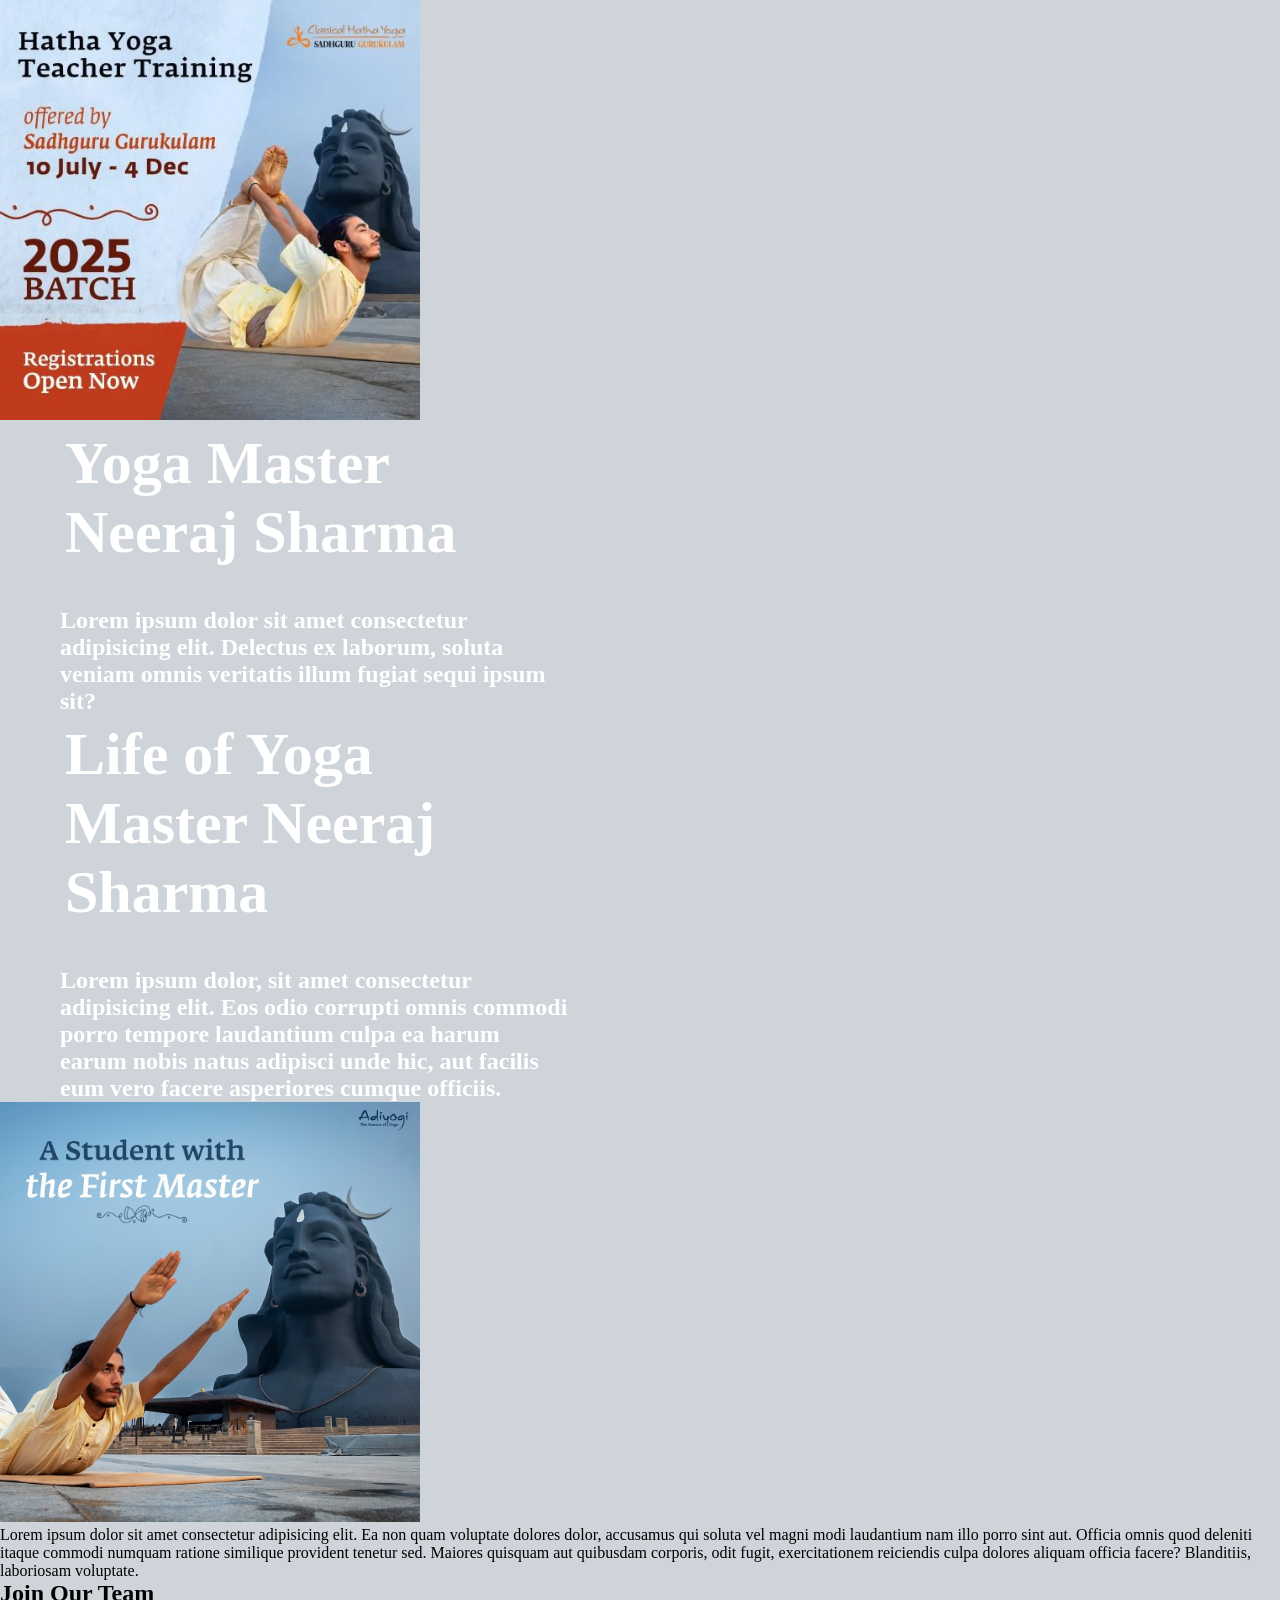
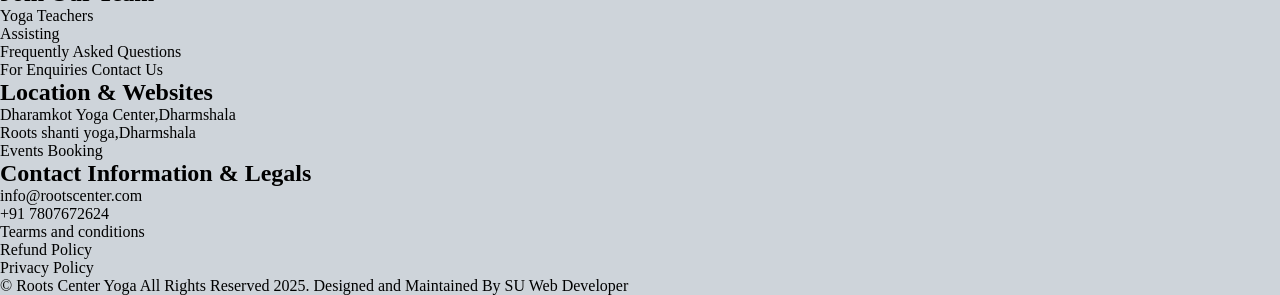
<file: about.html>
<!DOCTYPE html>
<html lang="en">
<head>
    <meta charset="UTF-8">
    <meta name="viewport" content="width=device-width, initial-scale=1.0">
    <title>Document</title>
    <link rel="stylesheet" href="contact1.css">
</head>
<body>
    <header>

    </header>

    <main>
        <section>
            <div class="container">
                <div class="img">
                    <img src="newyogi.jpg" alt=""  height="420px">
                </div>
                <div class="content">
                    <h1>Yoga Master Neeraj Sharma</h1>
                   <h2> Lorem ipsum dolor sit amet consectetur adipisicing elit. Delectus ex laborum, soluta veniam omnis veritatis illum fugiat sequi ipsum sit?</h2>
                </div>
            </div>
        </section>
        <section>
            <div class="container1">

                <div class="content">
                    <h1>Life of Yoga Master Neeraj Sharma</h1>
                    <h2>Lorem ipsum dolor, sit amet consectetur adipisicing elit. Eos odio corrupti omnis commodi porro tempore laudantium culpa ea harum earum nobis natus adipisci unde hic, aut facilis eum vero facere asperiores cumque officiis.</h2>
                </div>
                <div class="img0">
                    <img src="yoga.2.jpg" alt="" height="420px">
                </div>
            </div>
        </section>
        <section>
            <div class="container0">
                <div class="box">
                    <p>Lorem ipsum dolor sit amet consectetur adipisicing elit. Ea non quam voluptate dolores dolor, accusamus qui soluta vel magni modi laudantium nam illo porro sint aut. Officia omnis quod deleniti itaque commodi numquam ratione similique provident tenetur sed. Maiores quisquam aut quibusdam corporis, odit fugit, exercitationem reiciendis culpa dolores aliquam officia facere? Blanditiis, laboriosam voluptate.</p>
                </div>
            </div>
        </section>
    </main>
    <footer>
        <div class="container3">

            <div class="box3">
                <h2>Join Our Team</h2>
                <ul>
                    <li>Yoga Teachers</li>
                    <li>Assisting</li>
                    <li>Frequently Asked Questions</li>
                    <li>For Enquiries Contact Us</li>
                </ul>
            </div>
            <div class="box4">
                <h2>Location & Websites</h2>
                <ul>
                    <li>Dharamkot Yoga Center,Dharmshala</li>
                    <li>Roots shanti yoga,Dharmshala</li>
                    <li>Events Booking</li>
                </ul>
            </div>
            <div class="box5">
                <h2>Contact Information & Legals</h2>
                <ul>
                    <li>info@rootscenter.com</li>
                    <li>+91 7807672624</li>
                    <li>Tearms and conditions</li>
                    <li>Refund Policy</li>
                    <li>Privacy Policy</li>
                </ul>
            </div>
        </div>

        <p id="para">&copy; Roots Center Yoga All Rights Reserved 2025. Designed and Maintained By SU Web Developer</p>
    </footer>
</body>
</html>
</file>
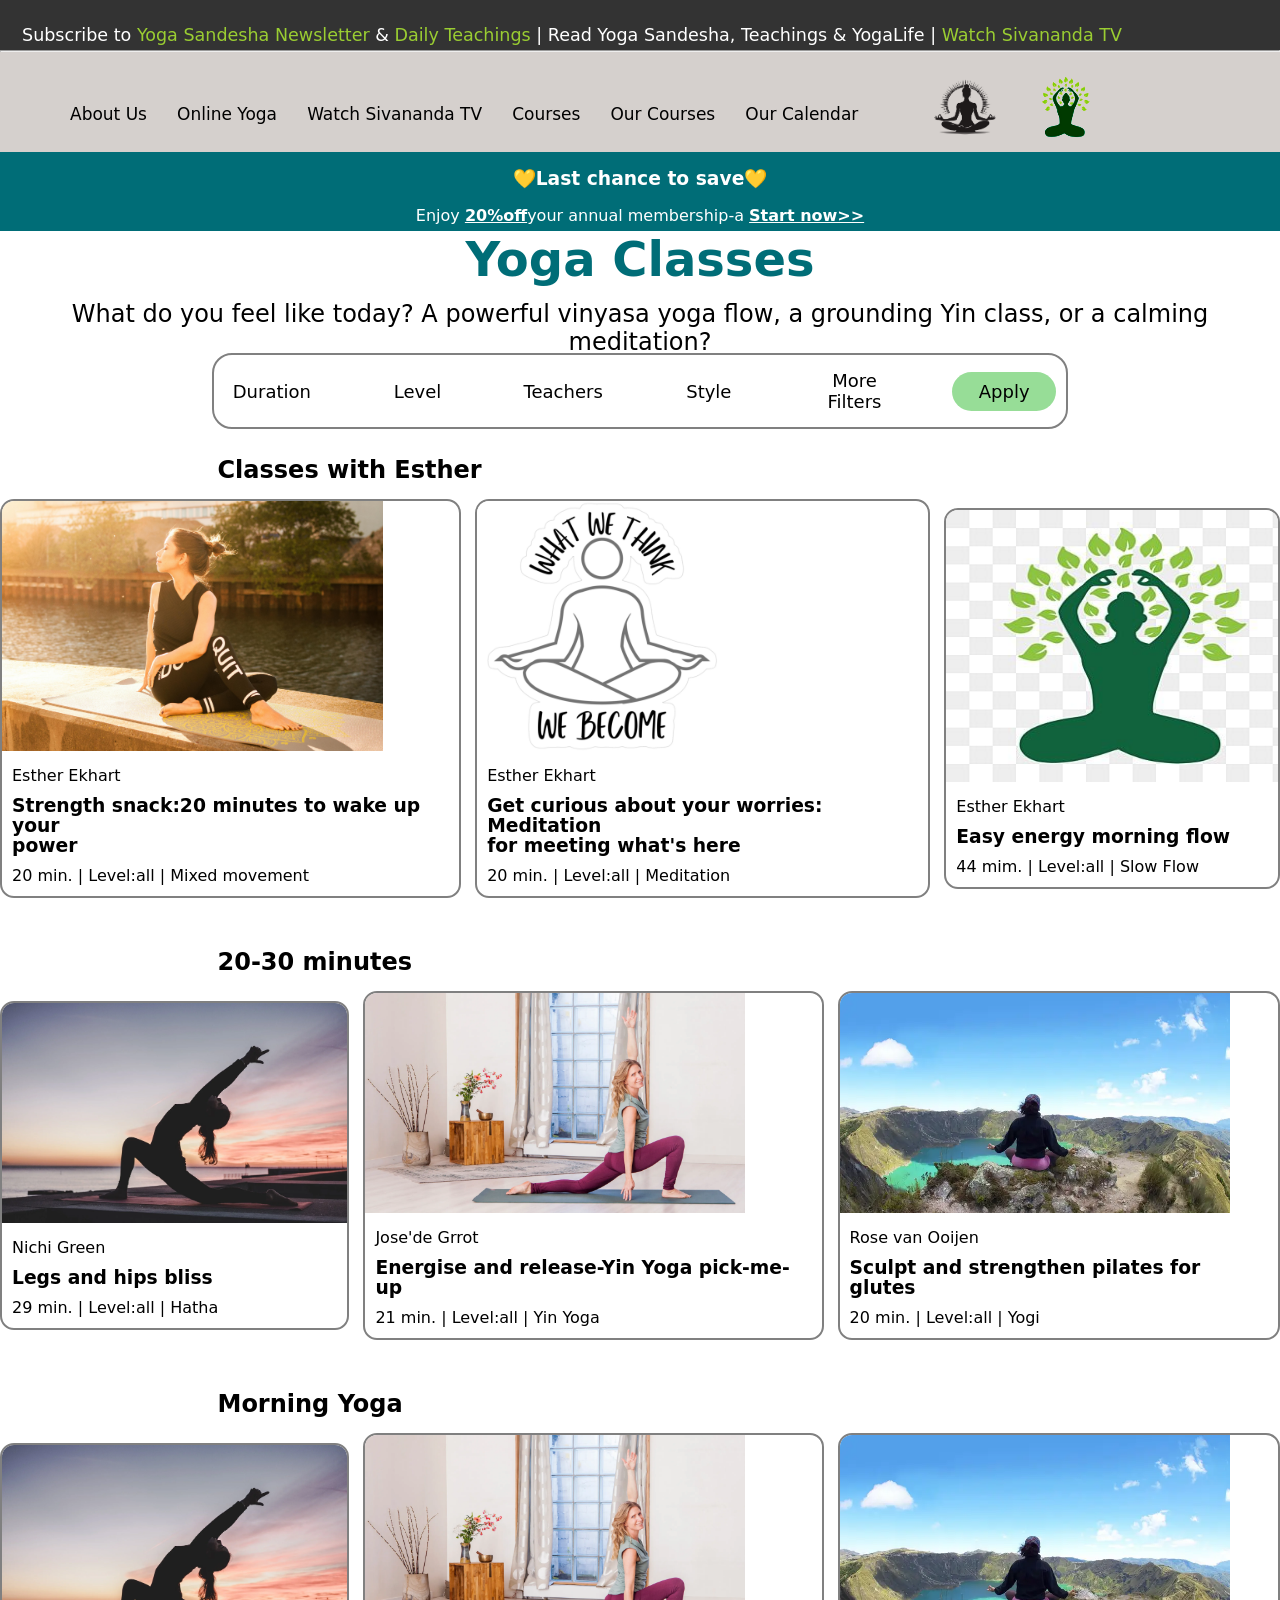
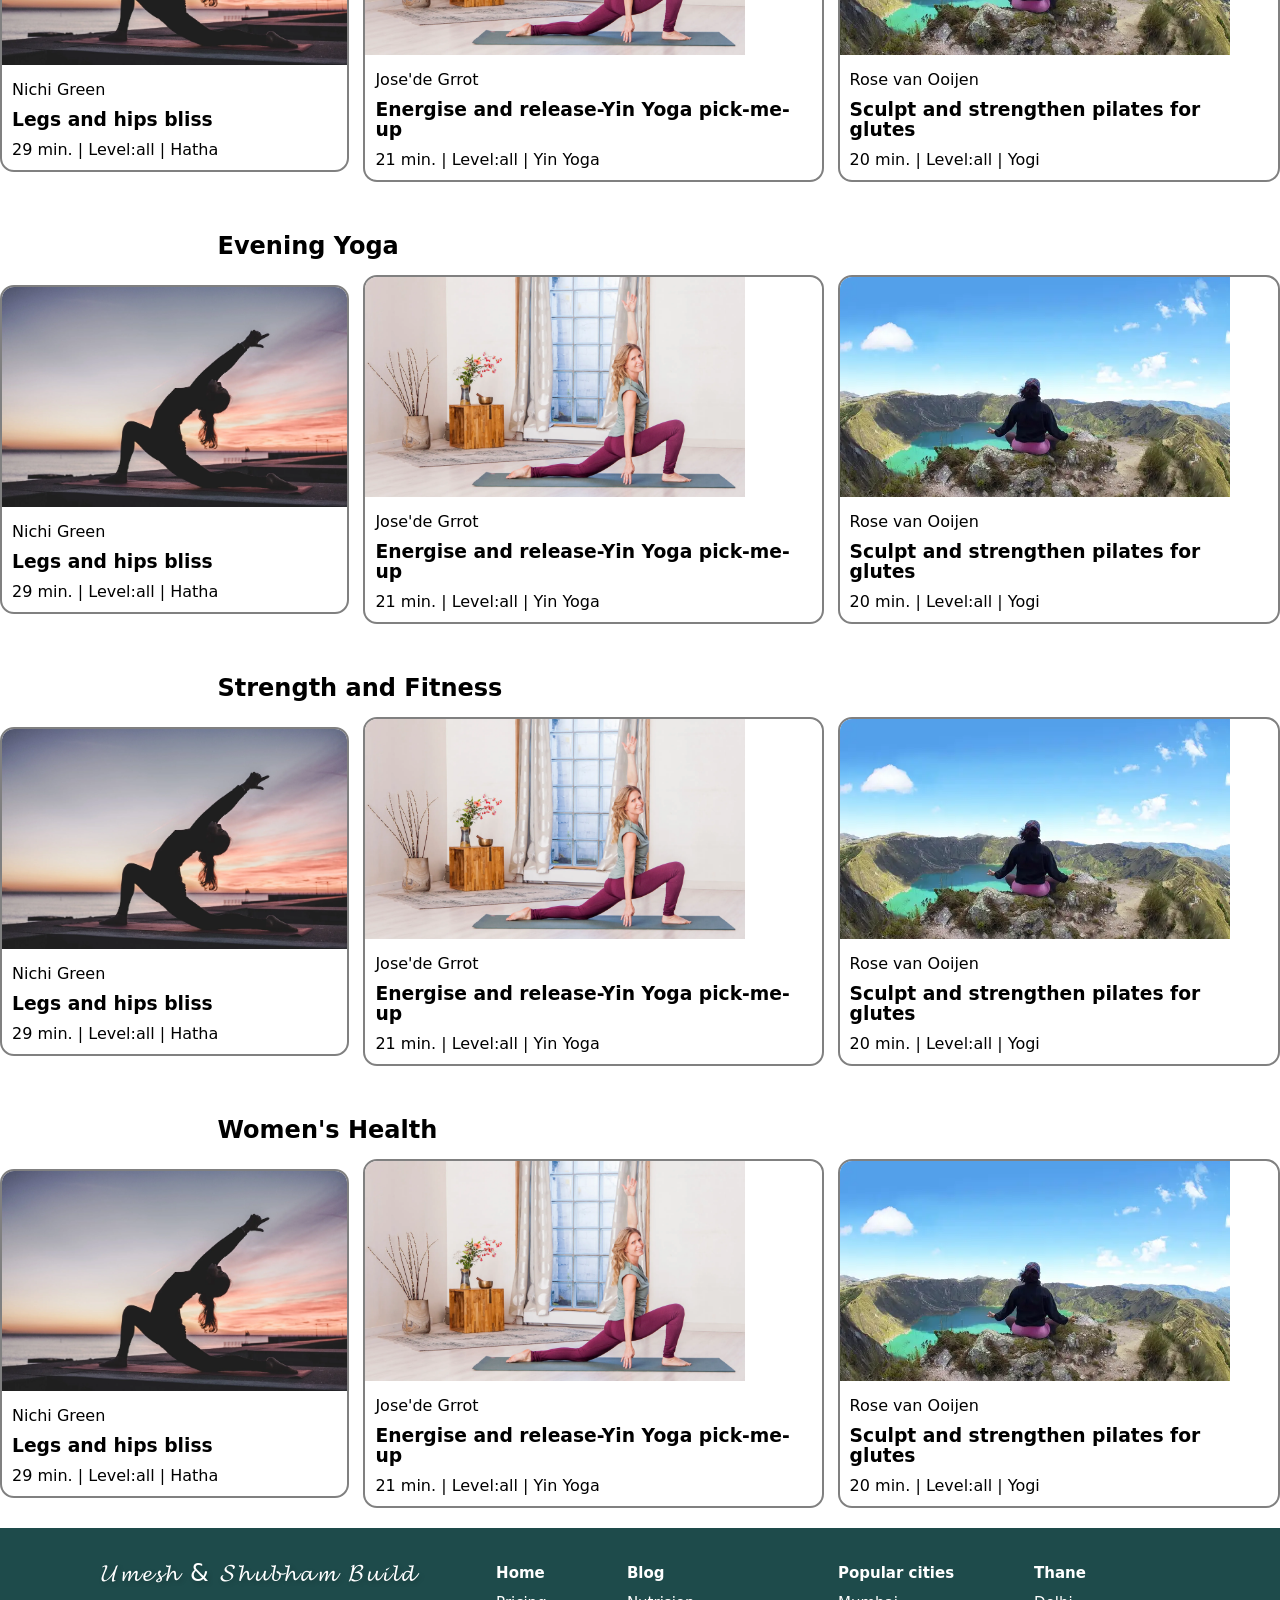
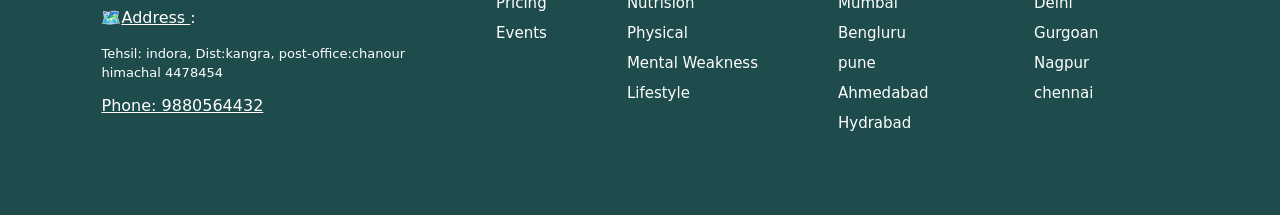
<file: classes.html>
<!DOCTYPE html>
<html lang="en">
<head>
    <meta charset="UTF-8">
    <meta name="viewport" content="width=device-width, initial-scale=1.0">
    <title>Courses</title>
    <link rel="stylesheet" href="classes.css">
</head>
<body>
    <!-- yogaeasy.com -->
    <header>
        <div class="subscribe">
      <h3>
        Subscribe to <a href="#">Yoga Sandesha Newsletter</a> & 
        <a href="#">Daily Teachings</a> | Read Yoga Sandesha, Teachings & YogaLife |
        <a href="#">Watch Sivananda TV</a>
      </h3>
    </div>
    <hr>

    <div class="hed2">
      <div class="nav">
        <nav>
          <ul>
            <li>
              <a href="#">About Us</a>
              <div class="dropdown">
                <ul>
                  <li><a href="#">Business</a></li>
                  <li><a href="#">Our Experts</a></li>
                  <li><a href="#">Certificates</a></li>
                  <li><a href="#">Gurukuls</a></li>
                  
                </ul>
              </div>
            </li>
            <li>
              <a href="#">Online Yoga</a>
              <div class="dropdown">
                <ul>
                  <li><a href="#">Business</a></li>
                  <li><a href="#">Our Experts</a></li>
                  <li><a href="#">Certificates</a></li>
                  <li><a href="#">Gurukuls</a></li>
                </ul>
              </div>
            </li>
            <li>
              <a href="#">Watch Sivananda TV</a>
              <div class="dropdown">
                <ul>
                  <li><a href="#">Business</a></li>
                  <li><a href="#">Our Experts</a></li>
                  <li><a href="#">Certificates</a></li>
                  <li><a href="#">Gurukuls</a></li>
                </ul>
              </div>
            </li>
            <li>
              <a href="#">Courses</a>
              <div class="dropdown">
                <ul>
                  <li><a href="#">Business</a></li>
                  <li><a href="#">Our Experts</a></li>
                  <li><a href="#">Certificates</a></li>
                  <li><a href="#">Gurukuls</a></li>
                </ul>
              </div>
            </li>
            <li>
              <a href="#">Our Courses</a>
              <div class="dropdown">
                <ul>
                  <li><a href="#">Business</a></li>
                  <li><a href="#">Our Experts</a></li>
                  <li><a href="#">Certificates</a></li>
                  <li><a href="#">Gurukuls</a></li>
                </ul>
              </div>
            </li>
            <li>
              <a href="#">Our Calendar</a>
              <div class="dropdown">
                <ul>
                  <li><a href="#">Business</a></li>
                  <li><a href="#">Our Experts</a></li>
                  <li><a href="#">Certificates</a></li>
                  <li><a href="#">Gurukuls</a></li>
                </ul>
              </div>
            </li>
          </ul>
        </nav>
      </div>

      <div class="logo">
        <img src="yoga.jpg" alt="Yoga Logo" width="70">
        <img src="yoga3.jpg" alt="Yoga Logo 2" width="70" id="img2">
      </div>
    </div>
    </header>
    <main>
        <div class="off-container">
            <div>
                <h3>💛Last chance to  save💛</h3>
            </div>
            <div>
                <p>Enjoy <a href="#">20%off</a>your annual membership-a <a href="#">Start now>></a></p>
            </div>
        </div>
        <div class="mian-container">
            <div>
                <h1>Yoga Classes</h1>
            </div>
            <p>What do you feel like today? A powerful vinyasa yoga flow, a grounding Yin class, or a calming
               <br> meditation?</p>
        </div>
        <div class="outer-container">

        
        <div class="mine-container1">
            
               <div>Duration</div>
               <div>Level</div>
               <div>Teachers</div>
               <div>Style</div>
               <div>More Filters</div>
               <div id="apply"> Apply</div>
            
        </div>
        </div>
        <div>
                <h2>Classes with Esther</h2>
            </div>
        <div class="peace-container">
            
            <section class="box1">
                <img src="peace.png" alt="" height="250vh">
                <p>Esther Ekhart</p>
                <h3>Strength snack:20 minutes to wake up your <br> power</h3>
                <p>20 min. | Level:all | Mixed movement</p>
            </section>
            <section class="box1">
                <img src="yoga2.jpg" alt="" height="250vh">
                <p>Esther Ekhart</p>
                <h3>Get curious about your worries: Meditation <br>for meeting what's here</h3>
                <p>20 min. | Level:all | Meditation</p>
            </section>
            <section class="box1">
                <img src="yoga3.jpg" alt="" height="272vh" width="350vh">
                <p>Esther Ekhart</p>
                <h3>Easy energy morning flow</h3>
                <p>44 mim. | Level:all | Slow Flow</p>
            </section>

        </div>
        <div>
            <h2>20-30 minutes</h2>
            <div class="peak-container">
                <section class="box2">
                 <img src="mindbodyyoga.webp" alt="" height="220vh">   
                 <p>Nichi Green</p>
                 <h3>Legs and hips bliss</h3>
                 <p>29 min. | Level:all | Hatha</p>
                </section>
                <section class="box2">
                    <img src="offerfull.webp" alt="" height="220vh">
                    <p>Jose'de Grrot</p>
                    <h3>Energise and release-Yin Yoga pick-me-up</h3>
                    <p>21 min. | Level:all | Yin Yoga</p>
                </section>
                <section class="box2">
                    <img src="travelling-yogi.webp" alt="" height="220vh">
                    <p>Rose van Ooijen</p>
                    <h3>Sculpt and strengthen pilates for glutes</h3>
                    <p>20 min. | Level:all | Yogi</p>
                </section>
            </div>
        </div>
        <h2>Morning Yoga</h2>
        <div class="meet-container">
                <section class="box3">
                 <img src="mindbodyyoga.webp" alt="" height="220vh">   
                 <p>Nichi Green</p>
                 <h3>Legs and hips bliss</h3>
                 <p>29 min. | Level:all | Hatha</p>
                </section>
                <section class="box3">
                    <img src="offerfull.webp" alt="" height="220vh">
                    <p>Jose'de Grrot</p>
                    <h3>Energise and release-Yin Yoga pick-me-up</h3>
                    <p>21 min. | Level:all | Yin Yoga</p>
                </section>
                <section class="box3">
                    <img src="travelling-yogi.webp" alt="" height="220vh">
                    <p>Rose van Ooijen</p>
                    <h3>Sculpt and strengthen pilates for glutes</h3>
                    <p>20 min. | Level:all | Yogi</p>
                </section>
            </div>
            <h2>Evening Yoga</h2>
            <div class="even-container">
                <section class="box4">
                 <img src="mindbodyyoga.webp" alt="" height="220vh">   
                 <p>Nichi Green</p>
                 <h3>Legs and hips bliss</h3>
                 <p>29 min. | Level:all | Hatha</p>
                </section>
                <section class="box4">
                    <img src="offerfull.webp" alt="" height="220vh">
                    <p>Jose'de Grrot</p>
                    <h3>Energise and release-Yin Yoga pick-me-up</h3>
                    <p>21 min. | Level:all | Yin Yoga</p>
                </section>
                <section class="box4">
                    <img src="travelling-yogi.webp" alt="" height="220vh">
                    <p>Rose van Ooijen</p>
                    <h3>Sculpt and strengthen pilates for glutes</h3>
                    <p>20 min. | Level:all | Yogi</p>
                </section>
            </div>
            <h2>Strength and Fitness</h2>
            <div class="fit-container">
                <section class="box5">
                 <img src="mindbodyyoga.webp" alt="" height="220vh">   
                 <p>Nichi Green</p>
                 <h3>Legs and hips bliss</h3>
                 <p>29 min. | Level:all | Hatha</p>
                </section>
                <section class="box5">
                    <img src="offerfull.webp" alt="" height="220vh">
                    <p>Jose'de Grrot</p>
                    <h3>Energise and release-Yin Yoga pick-me-up</h3>
                    <p>21 min. | Level:all | Yin Yoga</p>
                </section>
                <section class="box5">
                    <img src="travelling-yogi.webp" alt="" height="220vh">
                    <p>Rose van Ooijen</p>
                    <h3>Sculpt and strengthen pilates for glutes</h3>
                    <p>20 min. | Level:all | Yogi</p>
                </section>
            </div>
            <h2>Women's Health</h2>
            <div class="women-container">
                <section class="box6">
                 <img src="mindbodyyoga.webp" alt="" height="220vh">   
                 <p>Nichi Green</p>
                 <h3>Legs and hips bliss</h3>
                 <p>29 min. | Level:all | Hatha</p>
                </section>
                <section class="box6">
                    <img src="offerfull.webp" alt="" height="220vh">
                    <p>Jose'de Grrot</p>
                    <h3>Energise and release-Yin Yoga pick-me-up</h3>
                    <p>21 min. | Level:all | Yin Yoga</p>
                </section>
                <section class="box6">
                    <img src="travelling-yogi.webp" alt="" height="220vh">
                    <p>Rose van Ooijen</p>
                    <h3>Sculpt and strengthen pilates for glutes</h3>
                    <p>20 min. | Level:all | Yogi</p>
                </section>
            </div>
    </main>
    <footer>
        <div class="footer-container">
<div class="section1">
  <h2>𝓤𝓶𝓮𝓼𝓱 & 𝓢𝓱𝓾𝓫𝓱𝓪𝓶 𝓑𝓾𝓲𝓵𝓭
</h2>
  <p><li>Address </li></p>
  <p> <a href=""> Tehsil: indora, Dist:kangra, 
    post-office:chanour <br>
    himachal 4478454
    </a>
  </p>
  <p>Phone: 9880564432</p>
  <div class="platform-logo">
     <a href="#"><i class="fab fa-facebook-f"></i></a>
  <a href="#"><i class="fab fa-instagram"></i></a>
  <a href="#"><i class="fab fa-youtube"></i></a>
  <a href="#"><i class="fab fa-linkedin-in"></i></a>
  </div>
</div>
<div class="section2">
  <p><a href="#">Home</a></p>
  <p><a href="#">Pricing</a></p>
  <p><a href="#">Events</a></p>
</div>
<div class="section3">
  <p><a href="#">Blog</a></p>
  <p><a href="#">Nutrision</a></p>
  <p><a href="#">Physical</a></p>
  <p><a href="#">Mental Weakness</a></p>
  <p><a href="#">Lifestyle</a></p>
  
</div>
<div class="section4">
  <p><a href="#">Popular cities</a></p>
  <p><a href="#">Mumbai</a></p>
  <p><a href="#">Bengluru</a></p>
  <p><a href="#">pune </a></p>
  <p><a href="#">Ahmedabad</a></p>
  <p><a href="#">Hydrabad</a></p>
  
  
</div>
<div class="section5">
  <p><a href="#">Thane</a></p>
  <p><a href="#">Delhi</a></p>
  <p><a href="#">Gurgoan</a></p>
  <p><a href="#">Nagpur</a></p>
  <p><a href="#">chennai</a></p>
  
  
  
</div>
    </div>
    <div class="copy">
      
    </div>
    </footer>
</body>
</html>
</file>
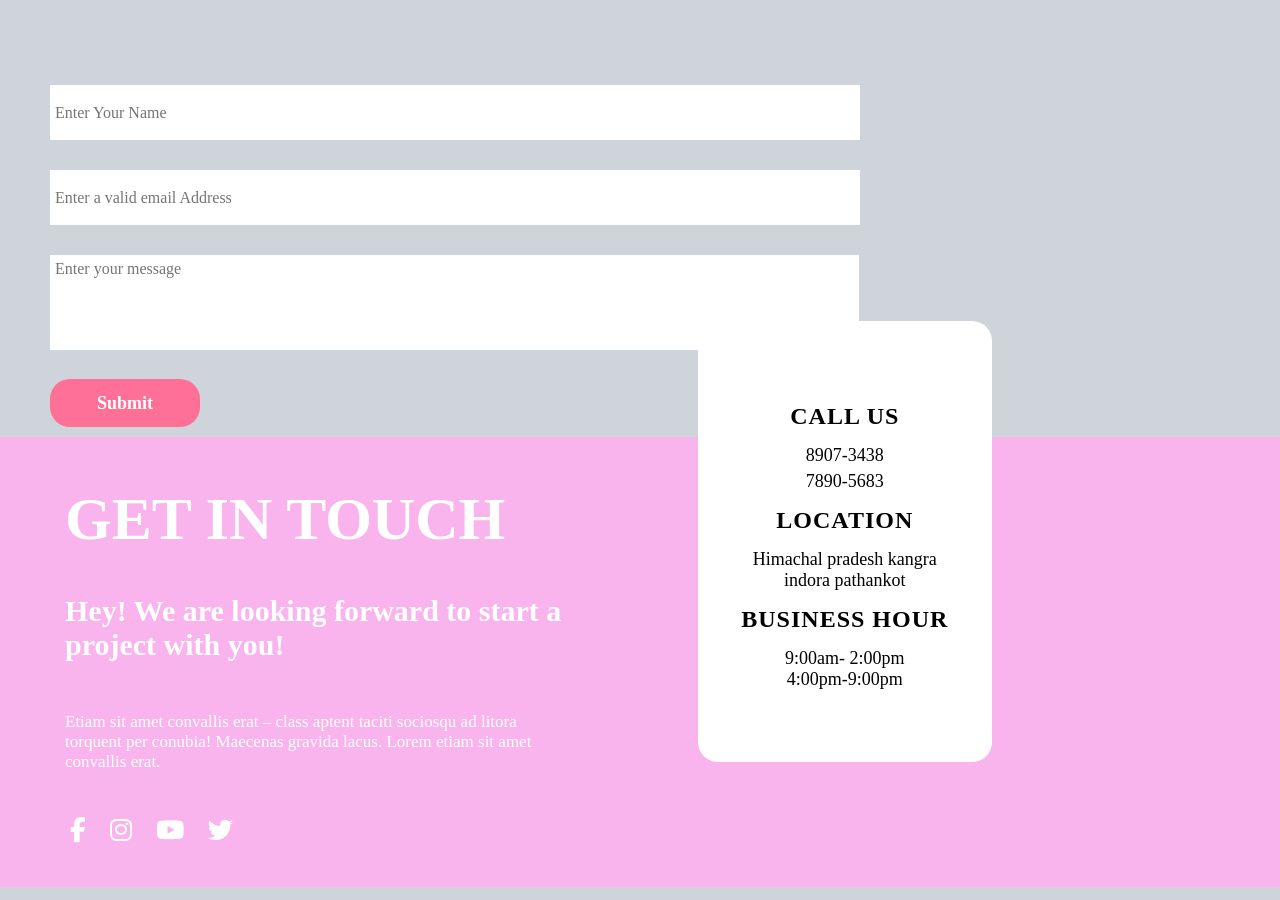
<file: contact1.html>
<!DOCTYPE html>
<html lang="en">
<head>
    <meta charset="UTF-8">
    <meta name="viewport" content="width=device-width, initial-scale=1.0">
    <title>Document</title>
    <link rel="stylesheet" href="contact1.css">
    <link 
    rel="stylesheet" 
    href="https://cdnjs.cloudflare.com/ajax/libs/font-awesome/6.6.0/css/all.min.css" 
    integrity="sha512-..." 
    crossorigin="anonymous" 
    referrerpolicy="no-referrer" 
  />
</head>
<body>
    
    <div class="input-container">
        <div class="input-box">
          <input type="text" name="" id="" placeholder="Enter Your Name">
          <input type="text" name="" id="" placeholder="Enter a valid email Address">
          <textarea name="textarea" id="long-msg" placeholder="Enter your message"></textarea>
          <button>Submit</button>
        </div>
    </div>
    <div class="touch-container">
        <div class="content">

            <h1>GET IN TOUCH</h1>
            <h4>Hey! We are looking forward to start a project with you!</h4>
            <p>Etiam sit amet convallis erat – class aptent taciti sociosqu ad litora torquent per conubia! Maecenas gravida lacus. Lorem etiam sit amet convallis erat.</p>
            <div class="platform">
                <a href="https://facebook.com" target="_blank"><i class="fab fa-facebook-f"></i></a>
  <a href="https://instagram.com" target="_blank"><i class="fab fa-instagram"></i></a>
  <a href="https://youtube.com" target="_blank"><i class="fab fa-youtube"></i></a>
  <a href="https://twitter.com" target="_blank"><i class="fab fa-twitter"></i></a>
            </div>
        </div>
        <div class="box">
            <h3>CALL US</h3>
            <p>8907-3438</p>
            <p>7890-5683</p>
            <h3>LOCATION</h3>
            <p>Himachal pradesh kangra<br>
             indora pathankot</p>
             <h3>BUSINESS HOUR</h3>
             <p>9:00am- 2:00pm <br>
             4:00pm-9:00pm</p>
        </div>
    </div>
</body>
</html>
</file>
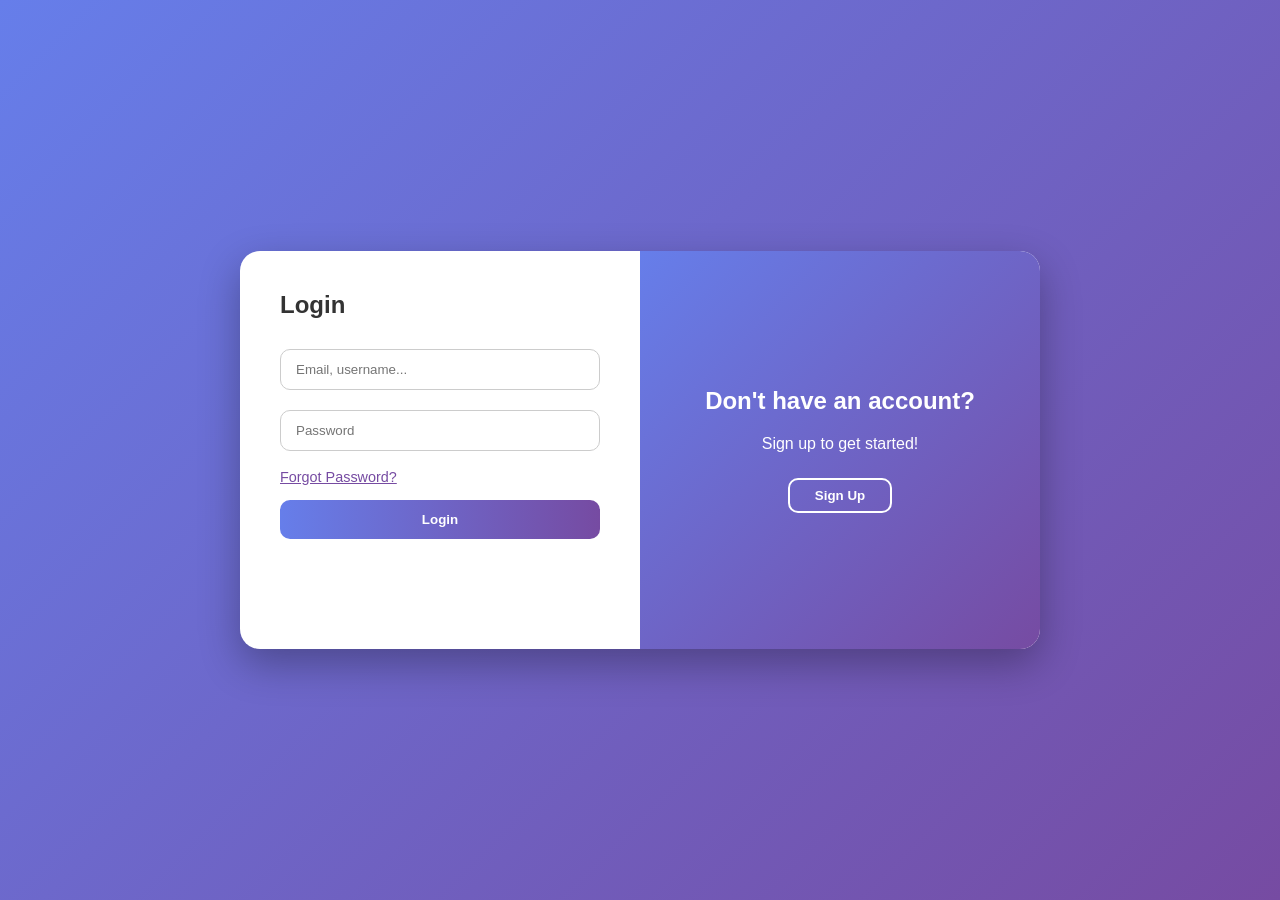
<file: index1.html>
<!DOCTYPE html>
<html lang="en">
<head>
    <meta charset="UTF-8">
    <meta name="viewport" content="width=device-width, initial-scale=1.0">
    <title>Login & Sign Up</title>
    <link rel="stylesheet" href="style1.css">
</head>
<body>

    <div class="wrapper" id="formWrapper">

        <!-- Login Form -->
        <div class="form-container login">
            <h2>Login</h2>
            <form>
                <input type="email" placeholder="Email, username..." required />
                <input type="password" placeholder="Password" required />
                <div class="forgot-password" tabindex="0">Forgot Password?</div>
                <button type="submit" class="submit-btn">Login</button>
                <div class="social-login">
                    <div class="social-btn google" title="Sign up with Google" role="button" tabindex="0">
                        <svg viewBox="0 0 24 24"></svg>
                    </div>
                    <div class="social-btn facebook" title="Sign up with Facebook" role="button" tabindex="0">
                        <svg viewBox="0 0 24 24"></svg>
                    </div>
                    <div class="social-btn github" title="Sign up with GitHub" role="button" tabindex="0">
                        <svg viewBox="0 0 24 24"></svg>
                    </div>
                    <div class="social-btn x" title="Sign up with Twitter" role="button" tabindex="0">
                        <svg viewBox="0 0 24 24"></svg>
                    </div>
                </div>
            </form>
        </div>

        <!-- Sign Up Form -->
        <div class="form-container signup" style="display: none;">
            <h2>Sign Up</h2>
            <form>
                <input type="text" placeholder="Username" required />
                <input type="email" placeholder="Email" required />
                <input type="password" placeholder="Password" required />
                <input type="password" placeholder="Confirm password" required />
                <label class="accept-terms">
                    <input type="checkbox" required /> I accept the terms & conditions
                </label>
                <button type="submit" class="submit-btn">Sign Up</button>
                <div class="social-login">
                    <div class="social-btn google" title="Sign up with Google" role="button" tabindex="0">
                        <svg viewBox="0 0 24 24"></svg>
                    </div>
                    <div class="social-btn facebook" title="Sign up with Facebook" role="button" tabindex="0">
                        <svg viewBox="0 0 24 24"></svg>
                    </div>
                    <div class="social-btn github" title="Sign up with GitHub" role="button" tabindex="0">
                        <svg viewBox="0 0 24 24"></svg>
                    </div>
                    <div class="social-btn x" title="Sign up with Twitter" role="button" tabindex="0">
                        <svg viewBox="0 0 24 24"></svg>
                    </div>
                </div>
            </form>
        </div>

        <!-- Toggle Container -->
        <div class="toggle-container">
            <h2 id="toggleHeading">Don't have an account?</h2>
            <p id="toggleText">Sign up to get started!</p>
            <button class="switch-btn" id="toggleBtn">Sign Up</button>
        </div>
    </div>

    <script>
        const wrapper = document.getElementById('formWrapper');
        const toggleBtn = document.getElementById('toggleBtn');
        const toggleHeading = document.getElementById('toggleHeading');
        const toggleText = document.getElementById('toggleText');

        const loginForm = document.querySelector('.login');
        const signupForm = document.querySelector('.signup');

        toggleBtn.addEventListener('click', () => {
            if (signupForm.style.display === 'none') {
                signupForm.style.display = 'block';
                loginForm.style.display = 'none';
                toggleHeading.textContent = "Already have an account?";
                toggleText.textContent = "Login to continue!";
                toggleBtn.textContent = "Login";
            } else {
                signupForm.style.display = 'none';
                loginForm.style.display = 'block';
                toggleHeading.textContent = "Don't have an account?";
                toggleText.textContent = "Sign up to get started!";
                toggleBtn.textContent = "Sign Up";
            }
        });
    </script>
</body>
</html>
</file>
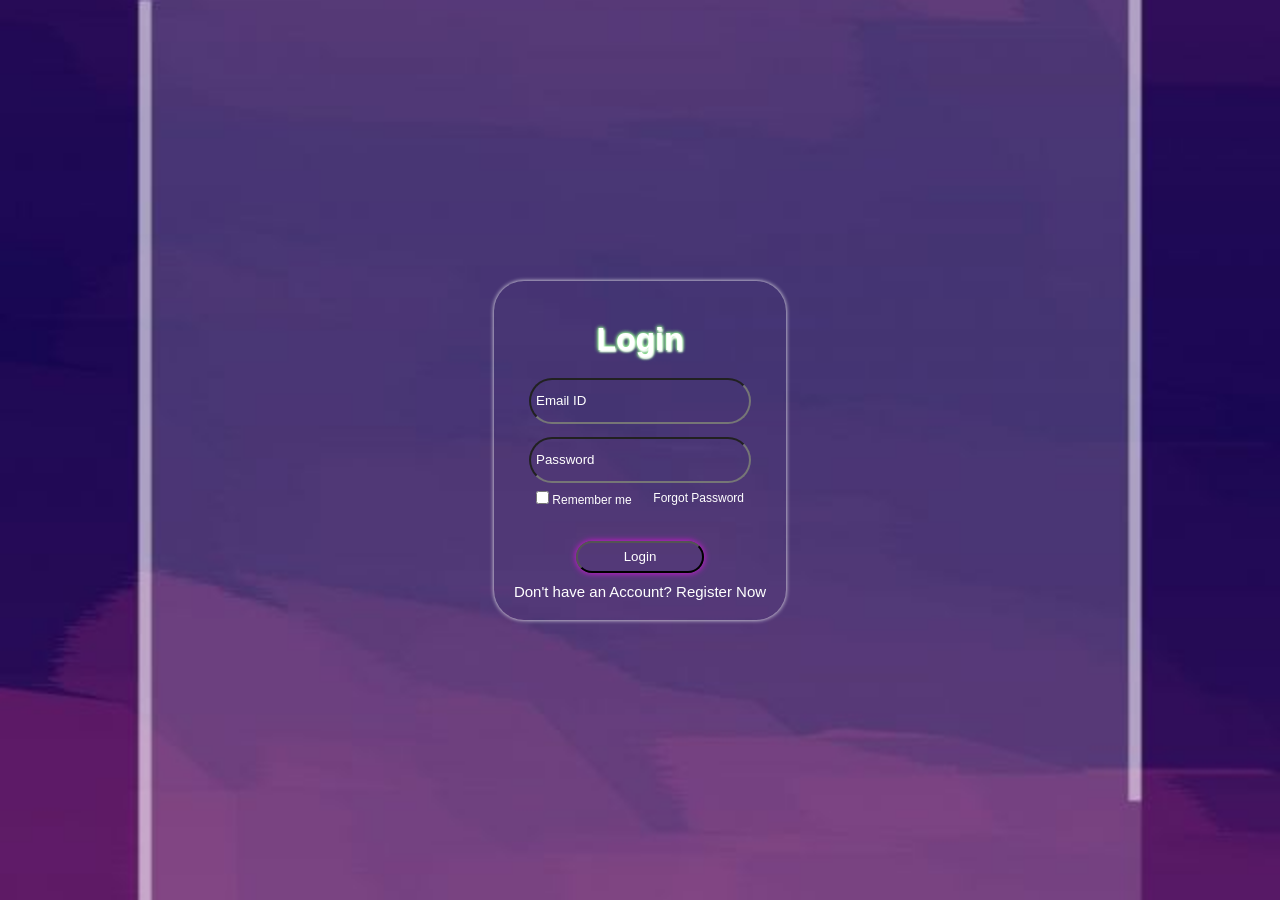
<file: login_page.html>
<!DOCTYPE html>
<html lang="en">
<head>
    <meta charset="UTF-8">
    <meta name="viewport" content="width=device-width, initial-scale=1.0">
    <title>Login</title>
    <link rel="stylesheet" href="login.css">
</head>
<body>
    <form class="login">
      <h1>Login</h1>
      <input type="email" name="mail" id="email" placeholder="Email ID">
      <label for="email"></label><br>
      <input type="password" name="pass" id="pass" placeholder="Password">
      <label for="pass"></label><br>
      <div class="box">
        <div class="inner1">
        <input type="checkbox" name="check" id="check">
        <label for="check">Remember me</label>
        </div>
        <div class="inner2">
        <p><a href="#`" id="forgot">Forgot Password</a></p>
      </div>
      </div>
      <button id="loginbtn">Login</button>
      <p id="reg">Don't have an Account? <a href="#" id="register_now"> Register Now </a></p>
    </form>
</body>
</html>
</file>
<file: contact1.css>
*{
    margin: 0;
    padding: 0;
   font-family: Cambria, Cochin, Georgia, Times, 'Times New Roman', serif;

}
body{
    background-color: #ced4da;
}
.input-container{
    margin-top:60px;
    max-height: 60vh;
    width: 100%;
    position: relative;
}
.input-box{
    display: flex;
    max-width: 70%;
    flex-direction: column;
    justify-content: left;
    padding: 10px;
    margin-left: 25px;
    
}
input{
    height: 45px;
    width: 800px;
    margin: 15px;
    border: none;
    padding: 5px;
    font-size: 16px;
}
textarea{
    height: 95px;
    width: 809px;
    margin: 15px;
    border: none;
    padding: 5px;
    font-size: 16px;
    display: flex;
  vertical-align: top;
  resize: none;
  box-sizing: border-box;
  margin: 15px;
    
}
button{
    margin-left: 15px;
    margin-top: 14px;
    
    height: 48px;
    width: 150px;
    font-weight: bold;
    font-size: 18px;
    border: none;
    cursor: pointer;
    border-radius: 20px;
    color: white;
    background-color: #ff7096;
}
.touch-container{
    height: 50vh;
    width: 100%;
    background-color: #f9b4ed;
    display: flex;
    position: relative;
    
}
.content{
    width: 40%;
    display: flex;
    flex-direction: column;
    flex-wrap: wrap;
    justify-content: center;
    gap: 40px;
    color: white;
    margin-left: 60px;
}
.content h1{
    font-size: 60px;
    font-weight: bold;
    padding: 5px;
    padding-bottom: 0%;
}
.content h4{
   padding: 5px;
   font-size: 30px;
   padding-top: 0%;
}
.content p{
    font-size: 17px;
    font-weight: 100;
    padding: 5px;
    /* letter-spacing: 1px; */
}
.platform a{
    font-size: 25px;
    color: white;
    margin: 10px;
   
}
.touch-container .box{
    width: 23%;
    height: 98%;
    display: flex;
    position: absolute;
    background-color: white;
    right: 288px;
    bottom: 125px;
    border-radius: 20px;
    flex-direction: column;
   gap: 5px;
   text-align: center ;
   
   justify-content: center;
}
.touch-container .box h3{
   
    letter-spacing: 1px;
    font-size: 24px;
    padding: 10px;
    font-weight: bold;
    color: black;
}
.touch-container .box p{
  color: black;
  font-size: 18px;
}
</file>
<file: classes.css>
* {
    margin: 0;
    padding: 0;
}

body {
    background-color: #fff;
    font-family: system-ui, -apple-system, Arial, sans-serif;
}

header {
    background-color: #d5d0cd;
    padding-top: 50px;
    position: relative;
}

/* Top subscribe bar */
.subscribe {
    height: 50px;
    width: 100%;
    line-height: 50px;
    font-size: 15px;
    position: fixed;
    top: 0;
    left: 0;
    right: 0;
    background: #333;
    color: #fff;
    z-index: 5;
}

.subscribe h3 {
    margin-left: 22px;
    font-weight: 500;
}

.subscribe a {
    color: yellowgreen;
    text-decoration: none;
}

/* Header second row */
.hed2 {
    min-height: 100px;
    width: 100%;
    display: flex;
    justify-content: space-between;
    align-items: center;
    gap: 16px;
}

/* Navigation */
.nav {
    margin: 30px 0 5px 45px;
}

.nav ul {
    list-style: none;
}

.nav ul li {
    display: inline-block;
    position: relative;
}

.nav ul li a {
    text-decoration: none;
    margin-left: 25px;
    color: #000;
    cursor: pointer;
    font-size: 17px;
    line-height: 1;
}

.nav ul li a:hover {
    color: blue;
}

/* Dropdown */
.dropdown {
    position: absolute;
    top: 130%;
    left: 0;
    visibility: hidden;
    opacity: 0;
    transform: translateY(-6px);
    transition: all .2s ease;
    background: #fff;
    border: 1px solid #e5e5e5;
    border-radius: 8px;
    box-shadow: 0 8px 24px rgba(0, 0, 0, .08);
    min-width: 220px;
    padding: 8px;
    z-index: 2;
}

.nav li:hover .dropdown {
    visibility: visible;
    opacity: 1;
    transform: translateY(0);
}

.dropdown ul {
    display: flex;
    flex-direction: column;
}

.dropdown ul li {
    display: block;
}

.dropdown ul li a {
    color: #222;
    margin: 0;
    padding: 10px 12px;
    display: block;
    border-radius: 6px;
}

.dropdown ul li a:hover {
    background: #f5f7f5;
    color: #111;
}

/* Logo */
.logo {
    display: flex;
    align-items: center;
    gap: 30px;
    margin: 10px 180px 0 0;
}

#img2 {
    filter: contrast(200%);
    mix-blend-mode: multiply;
}

.logo img {
    border-radius: 30px;
    mix-blend-mode: multiply;
}



.off-container {
    display: flex;
    flex-direction: column;
    justify-content: center;
    align-items: center;
    gap: 6px;
    background-color: #006d77;
    padding: 6px;
    color: white;
}

.off-container a {
    color: white;
    font-weight: bold;
}

.mian-container {
    display: flex;
    flex-direction: column;
    justify-content: center;
    align-items: center;
    gap: 13px;
    font-size: x-large;
    text-align: center;


}

.mian-container h1 {
    color: #006d77;
}

.outer-container {
    height: 50px;
    display: flex;
    align-items: center;
    justify-content: center;
}

.mine-container1 {
    width: 65%;
    margin-top: 20px;
    display: flex;
    justify-content: center;
    align-items: center;
    border: 2px solid gray;
    gap: 50px;
    padding: 10px;
    border-radius: 20px;
    font-size: 18px;
}

.mine-container1 div {
    cursor: pointer;
    border-radius: 20px;
    padding: 5px;
    transition: transform 0.2s ease, color 0.2s ease;
    position: relative;
    z-index: 1;

    /* ✅ lock the box size */
    width: 100px;
    text-align: center;
}

.mine-container1 div:hover {
    transform: scale(1.1);
    /* grows visually but doesn’t push others */
    color: #006d77;
    font-weight: bold;
}

#apply {
    background-color: rgb(151, 221, 151);
    padding: 9px;
}

/* .mine-container1 div {
      padding: 5px 10px;
      border: 1px solid lightgray;   /* optional, just to see items */
/* border-radius: 5px; */

.peace-container {
    display: flex;
    justify-content: center;
    align-items: center;
    text-align: center;
    gap: 14px;

}

.peace-container .box1 {
    justify-content: left;
    text-align: left;

    border: 2px solid grey;
    border-radius: 14px;
    overflow: hidden;
    line-height: 20px;


}

main h2 {
    margin-left: 22.5vh;
    padding: 15px;
    margin-top: 35px;


}

.box1 p,
h3 {
    margin-left: 10px;
    margin: 10px;
}

.peak-container {
    display: flex;
    justify-content: center;
    align-items: center;
    text-align: center;
    gap: 14px;

}

.peak-container .box2 {
    border: 2px solid grey;
    border-radius: 14px;
    justify-content: left;
    text-align: left;
    overflow: hidden;
    line-height: 20px;
}

.box2 p,
h3 {
    margin-left: 10px;
    margin: 10px;
}

.meet-container {
    display: flex;
    justify-content: center;
    align-items: center;
    text-align: center;
    gap: 14px;

}

.meet-container .box3 {
    border: 2px solid grey;
    border-radius: 14px;
    justify-content: left;
    text-align: left;
    overflow: hidden;
    line-height: 20px;
}

.box3 p,
h3 {
    margin-left: 10px;
    margin: 10px;
}

.even-container {
    display: flex;
    justify-content: center;
    align-items: center;
    text-align: center;
    gap: 14px;

}

.even-container .box4 {
    border: 2px solid grey;
    border-radius: 14px;
    justify-content: left;
    text-align: left;
    overflow: hidden;
    line-height: 20px;
}

.box4 p,
h3 {
    margin-left: 10px;
    margin: 10px;
}

.fit-container {
    display: flex;
    justify-content: center;
    align-items: center;
    text-align: center;
    gap: 14px;

}

.fit-container .box5 {
    border: 2px solid grey;
    border-radius: 14px;
    justify-content: left;
    text-align: left;
    overflow: hidden;
    line-height: 20px;
}

.box5 p,
h3 {
    margin-left: 10px;
    margin: 10px;
}

.women-container {
    display: flex;
    justify-content: center;
    align-items: center;
    text-align: center;
    gap: 14px;

}

.women-container .box6 {
    border: 2px solid grey;
    border-radius: 14px;
    justify-content: left;
    text-align: left;
    overflow: hidden;
    line-height: 20px;
}

.box6 p,
h3 {
    margin-left: 10px;
    margin: 10px;
}

footer {
    background-color: #1E4B4B;;
    color: white;
    margin-top: 20px;
}

footer a {
    color: white;
    font-size: 15px;
    text-decoration: none;
    transition: 1s;
}

footer a:hover {
    text-decoration: underline;
}

.footer-container {
    display: flex;
    justify-content: center;
    gap: 80px;
    padding: 30px;
    line-height: 30px;
    margin-right: 80px;
}

.platform-logo i {
    margin: 5px;
}

.platform-logo i:hover {
    background-color: gray;
}

.section1 li {
    list-style: none;
    text-decoration: underline;
}

.section1 li::before {
    content: "🗺️";
    display: inline-block;
    text-decoration: none;
}

.section1 li::after {
    content: ":";
    display: inline-block;
    text-decoration: none;
}

.platform-logo {
    margin: 17px 0;
}

.section1 p:nth-of-type(3) {
    margin: 10px 0;
    line-height: normal;

}

.section1 a {
    line-height: normal;
    font-size: small;
}

.section1 p:nth-of-type(4) {
    text-decoration: underline;
}

.section2 p:first-of-type,
.section3 p:first-of-type,
.section4 p:first-of-type,
.section5 p:first-of-type {
    font-weight: bold;
}

@import url('https://fonts.googleapis.com/css2?family=Great+Vibes&display=swap');

.footer-container h2 {
    margin-bottom: 15px;



    font-size: 24px;
    font-weight: normal;
    color: white;
    /* Hot pink */
    text-shadow: 2px 2px 5px rgba(0, 0, 0, 0.2);
    letter-spacing: 2px;
    text-align: center;
}
</file>
<file: style1.css>
* {
    box-sizing: border-box;
    margin: 0;
    padding: 0;
    font-family: "Segoe UI", sans-serif;
}

body {
    background: linear-gradient(135deg, #667eea, #764ba2);
    height: 100vh;
    display: flex;
    align-items: center;
    justify-content: center;
}

.wrapper {
    background: white;
    border-radius: 20px;
    box-shadow: 0 15px 40px rgba(0, 0, 0, 0.3);
    width: 800px;
    max-width: 100%;
    display: flex;
    overflow: hidden;
    transition: all 0.5s ease;
}

/* LOGIN / SIGNUP CONTAINER */
.form-container {
    width: 50%;
    padding: 40px;
    transition: all 0.3s ease;
}

.form-container h2 {
    margin-bottom: 20px;
    color: #333;
}

.form-container form {
    display: flex;
    flex-direction: column;
}

.form-container input[type="text"],
.form-container input[type="email"],
.form-container input[type="password"] {
    padding: 12px 15px;
    margin: 10px 0;
    border: 1px solid #ccc;
    border-radius: 10px;
    transition: border 0.3s ease;
}

.form-container input:focus {
    border: 2px solid #764ba2;
    outline: none;
}

.form-container button.submit-btn {
    margin-top: 15px;
    padding: 12px;
    border: none;
    background: linear-gradient(to right, #667eea, #764ba2);
    color: white;
    font-weight: bold;
    border-radius: 10px;
    cursor: pointer;
    transition: background 0.3s ease;
}

.form-container button.submit-btn:hover {
    background: linear-gradient(to left, #667eea, #764ba2);
}

.forgot-password {
    color: #764ba2;
    margin-top: 8px;
    font-size: 0.9rem;
    cursor: pointer;
    align-self: flex-start;
    text-decoration: underline;
}

.accept-terms {
    margin: 10px 0 0 0;
    font-size: 0.9rem;
    user-select: none;
}

.accept-terms input[type="checkbox"] {
    margin-right: 8px;
}

/* TOGGLE CONTAINER */
.toggle-container {
    width: 50%;
    background: linear-gradient(to bottom right, #667eea, #764ba2);
    color: white;
    display: flex;
    flex-direction: column;
    justify-content: center;
    align-items: center;
    padding: 40px;
    text-align: center;
}

.toggle-container h2 {
    margin-bottom: 20px;
}

.toggle-container p {
    margin-bottom: 20px;
}

.toggle-container button.switch-btn {
    padding: 8px 25px;
    background-color: transparent;
    border: 2px solid white;
    color: white;
    border-radius: 10px;
    font-weight: bold;
    cursor: pointer;
    transition: background 0.3s ease;
    margin-top: 5px;
}

.toggle-container button.switch-btn:hover {
    background-color: rgba(255, 255, 255, 0.2);
}

/* SOCIAL LOGIN */
.social-login {
    display: flex;
    justify-content: center;
    margin-top: 25px;
    gap: 15px;
}

.social-btn {
    width: 45px;
    height: 45px;
    border-radius: 10px;
    background: white;
    display: flex;
    justify-content: center;
    align-items: center;
    cursor: pointer;
    transition: background-color 0.3s ease;
}

.social-btn svg {
    width: 24px;
    height: 24px;
    transition: fill 0.3s ease;
}

/* Google */
.social-btn.google svg {
    fill: red;
}
.social-btn.google:hover {
    background-color: red;
}
.social-btn.google:hover svg {
    fill: white;
}

/* Facebook */
.social-btn.facebook svg {
    fill: blue;
}
.social-btn.facebook:hover {
    background-color: blue;
}
.social-btn.facebook:hover svg {
    fill: white;
}

/* GitHub */
.social-btn.github svg {
    fill: brown;
}
.social-btn.github:hover {
    background-color: brown;
}
.social-btn.github:hover svg {
    fill: white;
}

/* Twitter (X) */
.social-btn.x svg {
    fill: #000000;
}
.social-btn.x:hover {
    background-color: #000000;
}
.social-btn.x:hover svg {
    fill: white;
}

/* RESPONSIVE */
@media screen and (max-width: 768px) {
    .wrapper {
        flex-direction: column;
    }
    .form-container,
    .toggle-container {
        width: 100%;
    }
    .toggle-container {
        padding: 20px;
    }
}
</file>
<file: login.css>
*{
    margin: 0;
    padding: 0;
    font-family: 'Segoe UI', Tahoma, Geneva, Verdana, sans-serif;
    color: white;
}
body{
    height: 100vh;
    width: 100%;
    display: flex;
    align-items: center;
    justify-content: center;
    background-image: url(bc.jpg);
    /* background-color: #b185db; */
    background-repeat: no-repeat;
    background-size: cover;
    background-position: center;
}

.login{
    max-height: 50vh;
    max-width: 40vw;
    display: flex;
    flex-direction: column;
    align-items: center;
   box-shadow: 0 0 4px whitesmoke;
    
    border-radius: 30px;
    padding: 20px;
}
h1{
    margin: 20px;
    text-shadow: 1px 2px 2px white,
    0 0 2px lightgreen,
    0 0 4px lightgreen,
    1px 1px 3px lightgreen,
    0px 0px 4px lightgreen;
    
}
#email, #pass{
    height: 2rem;
    width: 13rem;
    border-radius: 30px;
    padding: 5px;
   margin-bottom: -5px;
   background: transparent;
   color: white;
}
::placeholder{
    color: white;
    


}
.box{
    height: 2.5rem;
    width: 13rem;
     display: flex;
     justify-content: space-between;
     font-size: 12px;
    
     margin-top: -5px;
    
}
.box input[type="ckeckbox"],
.box label{
    cursor: pointer;
}
#loginbtn{
    margin: 10px;
    height: 2rem;
    width: 8rem;
    border-radius: 30px;
    background-color: transparent;
    box-shadow: 0 0 6px rgb(227, 17, 227);
    cursor: pointer;
}
#forgot{
    text-decoration: none;
    
}
#forgot:hover{
    color: lightskyblue;
}
#reg{
    font-size: 15px;
    
    
}
#register_now{
    text-decoration: none;
}
#register_now:hover{
    color: lightskyblue;
}
</file>
